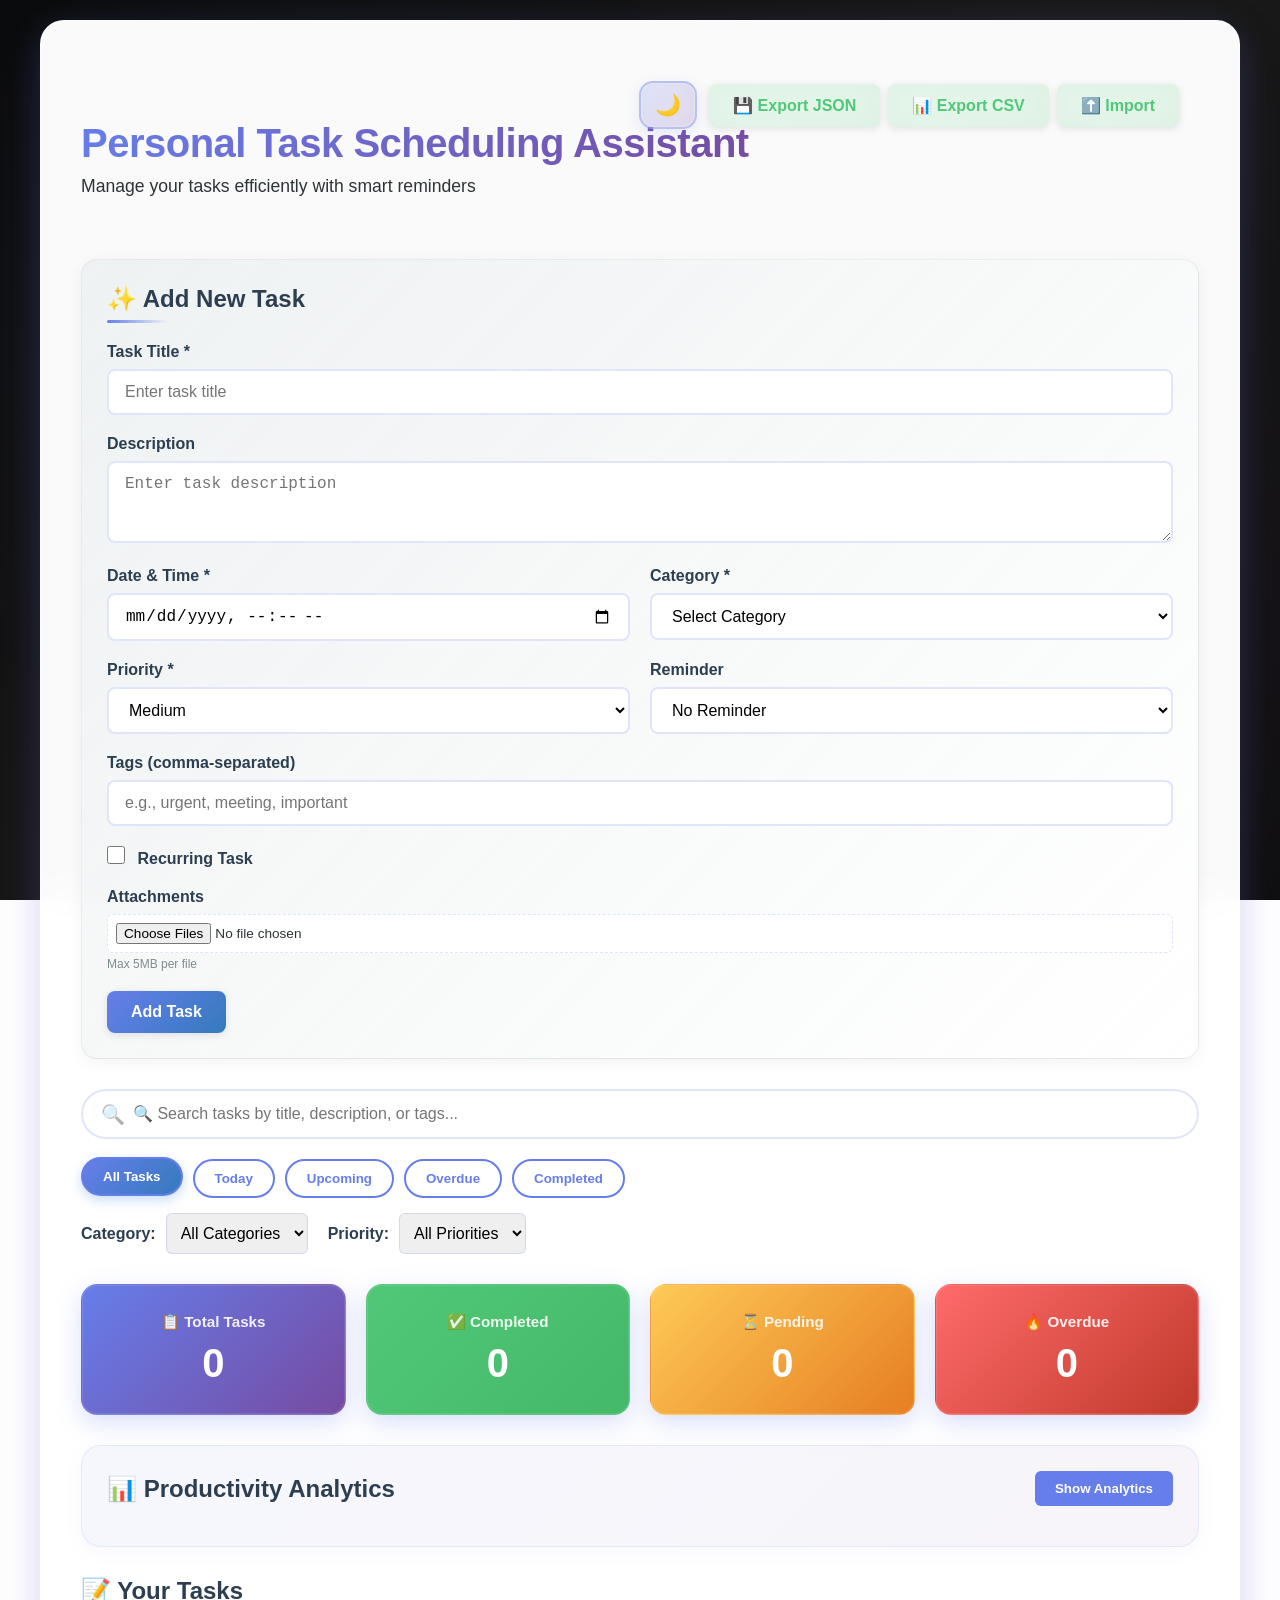
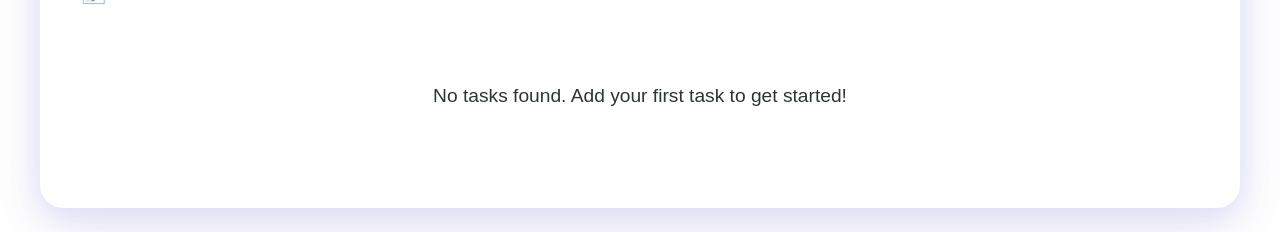
<file: index.html>
<!DOCTYPE html>
<html lang="en">
<head>
    <meta charset="UTF-8">
    <meta name="viewport" content="width=device-width, initial-scale=1.0">
    <title>Personal Task Scheduling Assistant</title>
    <link rel="stylesheet" href="index.css">
</head>
<body>
    <div class="container">
        <header>
            <div class="header-top">
                <div>
                    <h1>Personal Task Scheduling Assistant</h1>
                    <p class="subtitle">Manage your tasks efficiently with smart reminders</p>
                </div>
                <div class="header-controls">
                    <button class="btn-icon" id="darkModeToggle" title="Toggle Dark Mode">🌙</button>
                    <div class="export-import-buttons">
                        <button class="btn btn-secondary" onclick="taskManager.exportTasks('json')">💾 Export JSON</button>
                        <button class="btn btn-secondary" onclick="taskManager.exportTasks('csv')">📊 Export CSV</button>
                        <label for="importFile" class="btn btn-secondary" style="cursor: pointer; margin: 0;">⬆️ Import
                            <input type="file" id="importFile" accept=".json,.csv" style="display: none;" onchange="taskManager.importTasks(event)">
                        </label>
                    </div>
                </div>
            </div>
        </header>

        <!-- Notification Permission Banner -->
        <div id="notificationBanner" class="notification-banner" style="display: none;">
            <p>📢 Enable notifications to get reminders for your tasks!</p>
            <button class="btn btn-primary" onclick="taskManager.requestNotificationPermission()">Enable Notifications</button>
            <button class="btn-close" onclick="document.getElementById('notificationBanner').style.display='none'">✕</button>
        </div>

        <!-- Add Task Form -->
        <section class="add-task-section">
            <h2>✨ Add New Task</h2>
            <form id="taskForm">
                <div class="form-group">
                    <label for="title">Task Title *</label>
                    <input type="text" id="title" required placeholder="Enter task title">
                </div>
                
                <div class="form-group">
                    <label for="description">Description</label>
                    <textarea id="description" rows="3" placeholder="Enter task description"></textarea>
                </div>
                
                <div class="form-row">
                    <div class="form-group">
                        <label for="dateTime">Date & Time *</label>
                        <input type="datetime-local" id="dateTime" required>
                    </div>
                    
                    <div class="form-group">
                        <label for="category">Category *</label>
                        <select id="category" required>
                            <option value="">Select Category</option>
                            <option value="Work">Work</option>
                            <option value="Personal">Personal</option>
                            <option value="Health">Health</option>
                            <option value="Fitness">Fitness</option>
                            <option value="Education">Education</option>
                            <option value="Other">Other</option>
                        </select>
                    </div>
                </div>

                <div class="form-row">
                    <div class="form-group">
                        <label for="priority">Priority *</label>
                        <select id="priority" required>
                            <option value="Medium">Medium</option>
                            <option value="Low">Low</option>
                            <option value="High">High</option>
                        </select>
                    </div>
                    
                    <div class="form-group">
                        <label for="reminder">Reminder</label>
                        <select id="reminder">
                            <option value="none">No Reminder</option>
                            <option value="5">5 minutes before</option>
                            <option value="15">15 minutes before</option>
                            <option value="30">30 minutes before</option>
                            <option value="60">1 hour before</option>
                            <option value="1440">1 day before</option>
                        </select>
                    </div>
                </div>

                <div class="form-group">
                    <label for="tags">Tags (comma-separated)</label>
                    <input type="text" id="tags" placeholder="e.g., urgent, meeting, important">
                </div>

                <div class="form-group">
                    <label>
                        <input type="checkbox" id="isRecurring"> Recurring Task
                    </label>
                </div>

                <div id="recurringOptions" style="display: none;">
                    <div class="form-row">
                        <div class="form-group">
                            <label for="recurringType">Repeat</label>
                            <select id="recurringType">
                                <option value="daily">Daily</option>
                                <option value="weekly">Weekly</option>
                                <option value="monthly">Monthly</option>
                                <option value="custom">Custom (days)</option>
                            </select>
                        </div>
                        <div class="form-group">
                            <label for="recurringInterval">Every</label>
                            <input type="number" id="recurringInterval" min="1" value="1" placeholder="1">
                        </div>
                    </div>
                    <div class="form-group">
                        <label for="recurringEnd">End Date (optional)</label>
                        <input type="date" id="recurringEnd">
                    </div>
                </div>

                <div class="form-group">
                    <label for="attachments">Attachments</label>
                    <input type="file" id="attachments" multiple accept="image/*,.pdf,.doc,.docx,.txt">
                    <small>Max 5MB per file</small>
                </div>
                
                <button type="submit" class="btn btn-primary">Add Task</button>
            </form>
        </section>

        <!-- Search and Filter Section -->
        <section class="search-filter-section">
            <div class="search-box">
                <input type="text" id="searchInput" placeholder="🔍 Search tasks by title, description, or tags...">
            </div>
        </section>

        <!-- Filter Section -->
        <section class="filter-section">
            <div class="filter-buttons">
                <button class="filter-btn active" data-filter="all">All Tasks</button>
                <button class="filter-btn" data-filter="today">Today</button>
                <button class="filter-btn" data-filter="upcoming">Upcoming</button>
                <button class="filter-btn" data-filter="overdue">Overdue</button>
                <button class="filter-btn" data-filter="completed">Completed</button>
            </div>
            
            <div class="filter-controls">
                <div class="category-filter">
                    <label for="categoryFilter">Category:</label>
                    <select id="categoryFilter">
                        <option value="all">All Categories</option>
                        <option value="Work">Work</option>
                        <option value="Personal">Personal</option>
                        <option value="Health">Health</option>
                        <option value="Fitness">Fitness</option>
                        <option value="Education">Education</option>
                        <option value="Other">Other</option>
                    </select>
                </div>

                <div class="priority-filter">
                    <label for="priorityFilter">Priority:</label>
                    <select id="priorityFilter">
                        <option value="all">All Priorities</option>
                        <option value="High">High</option>
                        <option value="Medium">Medium</option>
                        <option value="Low">Low</option>
                    </select>
                </div>
            </div>
        </section>

        <!-- Tasks Statistics -->
        <section class="stats-section">
            <div class="stat-card">
                <h3>📋 Total Tasks</h3>
                <p id="totalTasks">0</p>
            </div>
            <div class="stat-card stat-completed">
                <h3>✅ Completed</h3>
                <p id="completedTasks">0</p>
            </div>
            <div class="stat-card stat-pending">
                <h3>⏳ Pending</h3>
                <p id="pendingTasks">0</p>
            </div>
            <div class="stat-card stat-overdue">
                <h3>🔥 Overdue</h3>
                <p id="overdueTasks">0</p>
            </div>
        </section>

        <!-- Analytics Dashboard -->
        <section class="analytics-section">
            <div class="analytics-header">
                <h2>📊 Productivity Analytics</h2>
                <button class="btn-toggle-analytics" id="toggleAnalytics">Show Analytics</button>
            </div>
            <div id="analyticsContent" class="analytics-content" style="display: none;">
                <div class="analytics-grid">
                    <div class="analytics-card">
                        <h3>Completion Rate</h3>
                        <div class="chart-container">
                            <canvas id="completionChart"></canvas>
                        </div>
                        <p class="analytics-value" id="completionRate">0%</p>
                    </div>
                    <div class="analytics-card">
                        <h3>Tasks by Category</h3>
                        <div class="chart-container">
                            <canvas id="categoryChart"></canvas>
                        </div>
                    </div>
                    <div class="analytics-card">
                        <h3>Tasks by Priority</h3>
                        <div class="chart-container">
                            <canvas id="priorityChart"></canvas>
                        </div>
                    </div>
                    <div class="analytics-card">
                        <h3>Weekly Progress</h3>
                        <div class="chart-container">
                            <canvas id="weeklyChart"></canvas>
                        </div>
                    </div>
                    <div class="analytics-card full-width">
                        <h3>Productivity Insights</h3>
                        <div id="productivityInsights" class="insights-list"></div>
                    </div>
                </div>
            </div>
        </section>

        <!-- Tasks Display -->
        <section class="tasks-section">
            <h2>📝 Your Tasks</h2>
            <div id="tasksList" class="tasks-list">
                <!-- Tasks will be dynamically inserted here -->
            </div>
            <div id="emptyState" class="empty-state" style="display: none;">
                <p>No tasks found. Add your first task to get started!</p>
            </div>
        </section>
    </div>

    <!-- Edit Modal -->
    <div id="editModal" class="modal">
        <div class="modal-content">
            <span class="close">&times;</span>
            <h2>✏️ Edit Task</h2>
            <form id="editTaskForm">
                <input type="hidden" id="editTaskId">
                <div class="form-group">
                    <label for="editTitle">Task Title *</label>
                    <input type="text" id="editTitle" required>
                </div>
                
                <div class="form-group">
                    <label for="editDescription">Description</label>
                    <textarea id="editDescription" rows="3"></textarea>
                </div>
                
                <div class="form-row">
                    <div class="form-group">
                        <label for="editDateTime">Date & Time *</label>
                        <input type="datetime-local" id="editDateTime" required>
                    </div>
                    
                    <div class="form-group">
                        <label for="editCategory">Category *</label>
                        <select id="editCategory" required>
                            <option value="Work">Work</option>
                            <option value="Personal">Personal</option>
                            <option value="Health">Health</option>
                            <option value="Fitness">Fitness</option>
                            <option value="Education">Education</option>
                            <option value="Other">Other</option>
                        </select>
                    </div>
                </div>

                <div class="form-row">
                    <div class="form-group">
                        <label for="editPriority">Priority *</label>
                        <select id="editPriority" required>
                            <option value="Low">Low</option>
                            <option value="Medium">Medium</option>
                            <option value="High">High</option>
                        </select>
                    </div>
                    
                    <div class="form-group">
                        <label for="editReminder">Reminder</label>
                        <select id="editReminder">
                            <option value="none">No Reminder</option>
                            <option value="5">5 minutes before</option>
                            <option value="15">15 minutes before</option>
                            <option value="30">30 minutes before</option>
                            <option value="60">1 hour before</option>
                            <option value="1440">1 day before</option>
                        </select>
                    </div>
                </div>

                <div class="form-group">
                    <label for="editTags">Tags (comma-separated)</label>
                    <input type="text" id="editTags" placeholder="e.g., urgent, meeting, important">
                </div>

                <div class="form-group">
                    <label>
                        <input type="checkbox" id="editIsRecurring"> Recurring Task
                    </label>
                </div>

                <div id="editRecurringOptions" style="display: none;">
                    <div class="form-row">
                        <div class="form-group">
                            <label for="editRecurringType">Repeat</label>
                            <select id="editRecurringType">
                                <option value="daily">Daily</option>
                                <option value="weekly">Weekly</option>
                                <option value="monthly">Monthly</option>
                                <option value="custom">Custom (days)</option>
                            </select>
                        </div>
                        <div class="form-group">
                            <label for="editRecurringInterval">Every</label>
                            <input type="number" id="editRecurringInterval" min="1" value="1">
                        </div>
                    </div>
                    <div class="form-group">
                        <label for="editRecurringEnd">End Date (optional)</label>
                        <input type="date" id="editRecurringEnd">
                    </div>
                </div>

                <div class="form-group">
                    <label for="editAttachments">Add Attachments</label>
                    <input type="file" id="editAttachments" multiple accept="image/*,.pdf,.doc,.docx,.txt">
                    <small>Max 5MB per file</small>
                    <div id="currentAttachments" class="current-attachments"></div>
                </div>
                
                <button type="submit" class="btn btn-primary">Update Task</button>
            </form>
        </div>
    </div>

    <script src="app.js"></script>
</body>
</html>
</file>
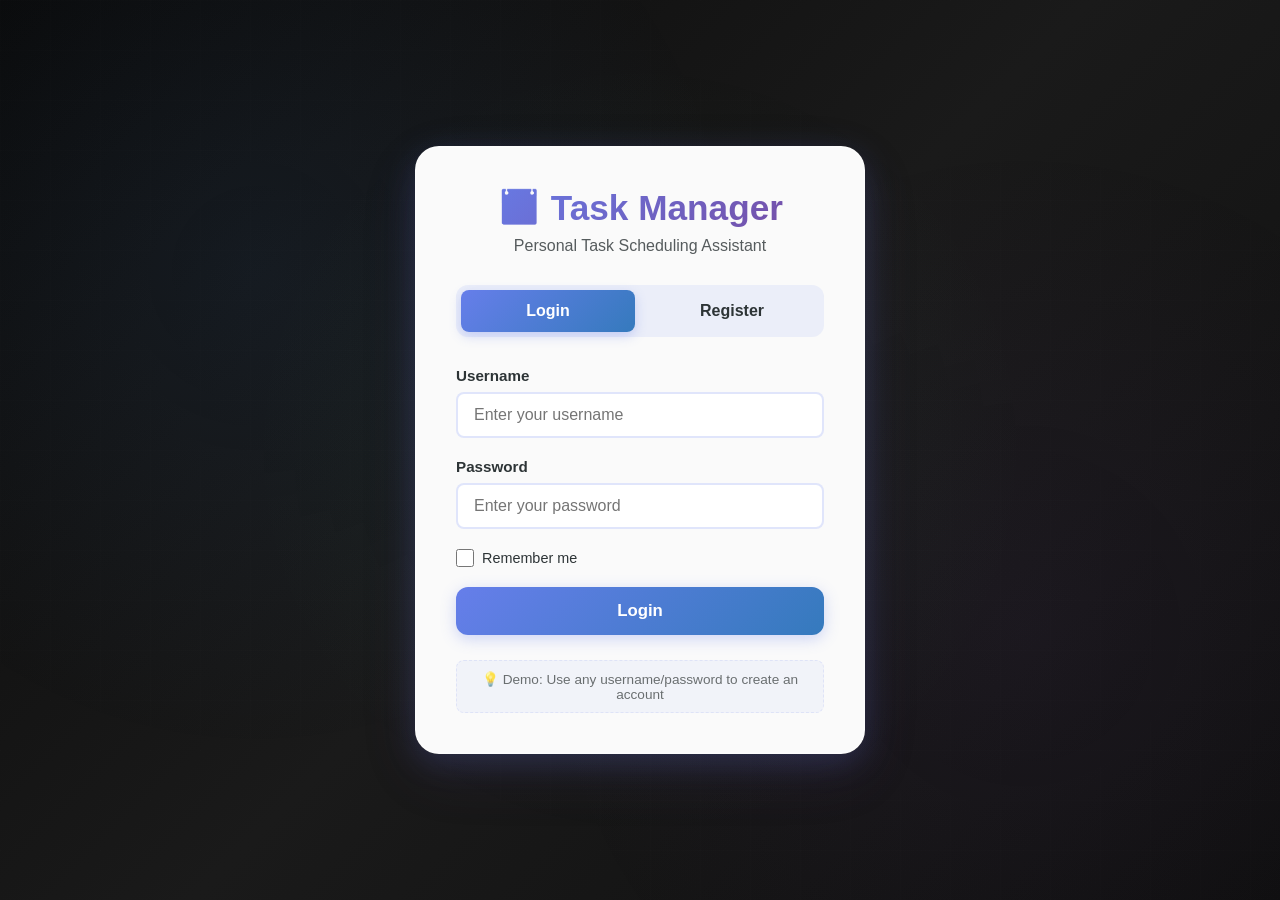
<file: login.html>
<!DOCTYPE html>
<html lang="en">
<head>
    <meta charset="UTF-8">
    <meta name="viewport" content="width=device-width, initial-scale=1.0">
    <title>Login - Personal Task Scheduling Assistant</title>
    <link rel="stylesheet" href="login.css">
</head>
<body>
    <div class="login-container">
        <div class="login-card">
            <div class="login-header">
                <h1>📅 Task Manager</h1>
                <p class="subtitle">Personal Task Scheduling Assistant</p>
            </div>
            
            <div class="auth-tabs">
                <button class="tab-btn active" id="loginTab">Login</button>
                <button class="tab-btn" id="registerTab">Register</button>
            </div>

            <!-- Login Form -->
            <form id="loginForm" class="auth-form">
                <div class="form-group">
                    <label for="loginUsername">Username</label>
                    <input type="text" id="loginUsername" required placeholder="Enter your username">
                </div>
                <div class="form-group">
                    <label for="loginPassword">Password</label>
                    <input type="password" id="loginPassword" required placeholder="Enter your password">
                </div>
                <div class="form-group checkbox-group">
                    <label>
                        <input type="checkbox" id="rememberMe">
                        <span>Remember me</span>
                    </label>
                </div>
                <button type="submit" class="btn-submit">Login</button>
                <p class="error-message" id="loginError"></p>
            </form>

            <!-- Register Form -->
            <form id="registerForm" class="auth-form" style="display: none;">
                <div class="form-group">
                    <label for="registerUsername">Username</label>
                    <input type="text" id="registerUsername" required placeholder="Choose a username">
                </div>
                <div class="form-group">
                    <label for="registerEmail">Email</label>
                    <input type="email" id="registerEmail" required placeholder="Enter your email">
                </div>
                <div class="form-group">
                    <label for="registerPassword">Password</label>
                    <input type="password" id="registerPassword" required placeholder="Create a password">
                </div>
                <div class="form-group">
                    <label for="registerConfirmPassword">Confirm Password</label>
                    <input type="password" id="registerConfirmPassword" required placeholder="Confirm your password">
                </div>
                <button type="submit" class="btn-submit">Register</button>
                <p class="error-message" id="registerError"></p>
            </form>

            <div class="login-footer">
                <p class="demo-hint">💡 Demo: Use any username/password to create an account</p>
            </div>
        </div>
    </div>

    <script src="login.js"></script>
</body>
</html>
</file>
<file: index.css>
* {
    margin: 0;
    padding: 0;
    box-sizing: border-box;
}

html {
    scroll-behavior: smooth;
}

:root {
    --primary-color: #667eea;
    --primary-dark: #764ba2;
    --secondary-color: #50C878;
    --accent-purple: #9b59b6;
    --accent-pink: #e056fd;
    --danger-color: #ff6b6b;
    --warning-color: #feca57;
    --dark-color: #2C3E50;
    --light-color: rgba(255, 255, 255, 0.1);
    --text-color: #2d3436;
    --border-color: rgba(102, 126, 234, 0.2);
    --shadow: 0 8px 32px rgba(102, 126, 234, 0.15);
    --priority-high: #ff6b6b;
    --priority-medium: #feca57;
    --priority-low: #667eea;
    --overdue-color: #ff4757;
    --soon-color: #ffa502;
}

/* Custom Scrollbar */
::-webkit-scrollbar {
    width: 10px;
    height: 10px;
}

::-webkit-scrollbar-track {
    background: #f1f1f1;
    border-radius: 10px;
}

::-webkit-scrollbar-thumb {
    background: linear-gradient(180deg, var(--primary-color) 0%, #764ba2 100%);
    border-radius: 10px;
    transition: background 0.3s;
}

::-webkit-scrollbar-thumb:hover {
    background: linear-gradient(180deg, #357ABD 0%, #5a3a7a 100%);
}

body {
    font-family: 'Segoe UI', Tahoma, Geneva, Verdana, sans-serif;
    background: linear-gradient(135deg, #0a0a0a 0%, #1a1a1a 50%, #0f0f0f 100%);
    background-attachment: fixed;
    min-height: 100vh;
    padding: 20px;
    color: var(--text-color);
    position: relative;
    overflow-x: hidden;
}

body::before {
    content: '';
    position: fixed;
    top: 0;
    left: 0;
    width: 100%;
    height: 100%;
    background: 
        radial-gradient(circle at 20% 30%, rgba(74, 144, 226, 0.05) 0%, transparent 40%),
        radial-gradient(circle at 80% 70%, rgba(118, 75, 162, 0.05) 0%, transparent 40%),
        radial-gradient(circle at 50% 50%, rgba(80, 200, 120, 0.03) 0%, transparent 50%);
    pointer-events: none;
    z-index: 0;
}

body::after {
    content: '';
    position: fixed;
    top: 0;
    left: 0;
    width: 100%;
    height: 100%;
    background-image: 
        linear-gradient(90deg, rgba(255, 255, 255, 0.02) 1px, transparent 1px),
        linear-gradient(rgba(255, 255, 255, 0.02) 1px, transparent 1px);
    background-size: 50px 50px;
    pointer-events: none;
    z-index: 0;
    opacity: 0.3;
}

.container {
    max-width: 1200px;
    margin: 0 auto;
    background: rgba(255, 255, 255, 0.98);
    backdrop-filter: blur(20px) saturate(180%);
    border-radius: 24px;
    padding: 40px;
    box-shadow: 0 8px 32px rgba(102, 126, 234, 0.2),
                0 0 0 1px rgba(255, 255, 255, 0.18) inset,
                0 20px 60px rgba(118, 75, 162, 0.1);
    border: 1px solid rgba(255, 255, 255, 0.4);
    position: relative;
    z-index: 1;
    animation: slideIn 0.6s ease-out;
}

@keyframes slideIn {
    from {
        opacity: 0;
        transform: translateY(30px);
    }
    to {
        opacity: 1;
        transform: translateY(0);
    }
}

header {
    margin-bottom: 40px;
    padding-bottom: 20px;
    padding-top: 60px;
    border-bottom: 2px solid var(--light-color);
    position: relative;
}

.header-top {
    display: flex;
    justify-content: space-between;
    align-items: flex-start;
    flex-wrap: wrap;
    gap: 20px;
}

header h1 {
    background: linear-gradient(135deg, #667eea 0%, #764ba2 100%);
    -webkit-background-clip: text;
    -webkit-text-fill-color: transparent;
    background-clip: text;
    font-size: 2.5rem;
    margin-bottom: 10px;
    font-weight: 700;
    letter-spacing: -0.5px;
    animation: fadeInDown 0.8s ease-out;
}

@keyframes fadeInDown {
    from {
        opacity: 0;
        transform: translateY(-20px);
    }
    to {
        opacity: 1;
        transform: translateY(0);
    }
}

.subtitle {
    color: var(--text-color);
    font-size: 1.1rem;
    animation: fadeIn 1s ease-out 0.2s both;
}

@keyframes fadeIn {
    from { opacity: 0; }
    to { opacity: 1; }
}

.header-controls {
    display: flex;
    flex-direction: row;
    gap: 12px;
    align-items: center;
    position: absolute;
    top: 20px;
    right: 20px;
}

.btn-icon {
    background: linear-gradient(135deg, rgba(102, 126, 234, 0.2) 0%, rgba(118, 75, 162, 0.2) 100%);
    backdrop-filter: blur(20px) saturate(180%);
    color: var(--primary-color);
    border: 2px solid rgba(102, 126, 234, 0.3);
    padding: 10px 14px;
    border-radius: 14px;
    font-size: 1.3rem;
    cursor: pointer;
    transition: all 0.4s cubic-bezier(0.175, 0.885, 0.32, 1.275);
    box-shadow: 0 4px 15px rgba(102, 126, 234, 0.15),
                0 0 0 1px rgba(255, 255, 255, 0.2) inset;
    position: relative;
    overflow: hidden;
}

.btn-icon::before {
    content: '';
    position: absolute;
    top: 50%;
    left: 50%;
    width: 0;
    height: 0;
    border-radius: 50%;
    background: radial-gradient(circle, rgba(102, 126, 234, 0.3) 0%, transparent 70%);
    transform: translate(-50%, -50%);
    transition: width 0.6s ease, height 0.6s ease;
}

.btn-icon:hover::before {
    width: 200px;
    height: 200px;
}

.btn-icon:hover {
    background: linear-gradient(135deg, rgba(102, 126, 234, 0.35) 0%, rgba(118, 75, 162, 0.35) 100%);
    border-color: rgba(102, 126, 234, 0.6);
    transform: translateY(-3px) scale(1.05);
    box-shadow: 0 8px 25px rgba(102, 126, 234, 0.35),
                0 0 0 1px rgba(255, 255, 255, 0.3) inset,
                0 0 30px rgba(102, 126, 234, 0.2);
    color: #667eea;
}

.export-import-buttons {
    display: flex;
    gap: 8px;
    flex-wrap: nowrap;
}

.btn-secondary {
    background: linear-gradient(135deg, rgba(80, 200, 120, 0.15) 0%, rgba(69, 184, 105, 0.15) 100%);
    backdrop-filter: blur(20px) saturate(180%);
    color: var(--secondary-color);
    padding: 9px 16px;
    border: 2px solid rgba(80, 200, 120, 0.3);
    border-radius: 12px;
    cursor: pointer;
    font-size: 0.85rem;
    font-weight: 600;
    transition: all 0.4s cubic-bezier(0.175, 0.885, 0.32, 1.275);
    box-shadow: 0 3px 12px rgba(80, 200, 120, 0.12),
                0 0 0 1px rgba(255, 255, 255, 0.2) inset;
    white-space: nowrap;
    position: relative;
    overflow: hidden;
}

.btn-secondary::before {
    content: '';
    position: absolute;
    top: 50%;
    left: 50%;
    width: 0;
    height: 0;
    border-radius: 50%;
    background: radial-gradient(circle, rgba(80, 200, 120, 0.25) 0%, transparent 70%);
    transform: translate(-50%, -50%);
    transition: width 0.6s ease, height 0.6s ease;
}

.btn-secondary:hover::before {
    width: 200px;
    height: 200px;
}

.btn-secondary:hover {
    background: linear-gradient(135deg, rgba(80, 200, 120, 0.3) 0%, rgba(69, 184, 105, 0.3) 100%);
    border-color: rgba(80, 200, 120, 0.6);
    transform: translateY(-3px) scale(1.03);
    box-shadow: 0 6px 20px rgba(80, 200, 120, 0.3),
                0 0 0 1px rgba(255, 255, 255, 0.3) inset,
                0 0 25px rgba(80, 200, 120, 0.15);
    color: #45B869;
}

/* Notification Banner */
.notification-banner {
    display: flex;
    align-items: center;
    justify-content: space-between;
    background: linear-gradient(135deg, #667eea 0%, #764ba2 100%);
    color: white;
    padding: 15px 20px;
    border-radius: 8px;
    margin-bottom: 20px;
    gap: 15px;
    flex-wrap: wrap;
}

.notification-banner p {
    flex: 1;
    margin: 0;
    font-weight: 500;
}

.notification-banner .btn-primary {
    background: white;
    color: #667eea;
    padding: 10px 20px;
    font-size: 0.9rem;
}

.notification-banner .btn-primary:hover {
    background: var(--light-color);
}

.notification-banner .btn-close {
    background: transparent;
    border: 2px solid white;
    color: white;
    padding: 5px 12px;
    border-radius: 6px;
    cursor: pointer;
    font-weight: bold;
}

.notification-banner .btn-close:hover {
    background: rgba(255, 255, 255, 0.2);
}

.add-task-section {
    background: linear-gradient(135deg, rgba(236, 240, 241, 0.8) 0%, rgba(255, 255, 255, 0.9) 100%);\n    backdrop-filter: blur(10px);
    padding: 25px;
    border-radius: 16px;
    margin-bottom: 30px;
    border: 1px solid rgba(189, 195, 199, 0.3);
    box-shadow: 0 4px 15px rgba(0, 0, 0, 0.05);
    transition: all 0.3s ease;
}

.add-task-section:hover {
    box-shadow: 0 8px 25px rgba(0, 0, 0, 0.1);
    transform: translateY(-2px);
}

.add-task-section h2 {
    color: var(--dark-color);
    margin-bottom: 20px;
    font-weight: 600;
    position: relative;
    padding-bottom: 10px;
}

.add-task-section h2::after {
    content: '';
    position: absolute;
    bottom: 0;
    left: 0;
    width: 60px;
    height: 3px;
    background: linear-gradient(90deg, var(--primary-color), transparent);
    border-radius: 2px;
}

.form-group {
    margin-bottom: 20px;
}

.form-group label {
    display: block;
    margin-bottom: 8px;
    font-weight: 600;
    color: var(--dark-color);
}

.form-group input,
.form-group textarea,
.form-group select {
    width: 100%;
    padding: 12px 16px;
    border: 2px solid var(--border-color);
    border-radius: 8px;
    font-size: 1rem;
    transition: all 0.3s ease;
    background: white;
}

.form-group input:focus,
.form-group textarea:focus,
.form-group select:focus {
    outline: none;
    border-color: var(--primary-color);
    box-shadow: 0 0 0 4px rgba(74, 144, 226, 0.1);
    transform: translateY(-2px);
}

.form-group input:hover,
.form-group textarea:hover,
.form-group select:hover {
    border-color: #999;
}

.form-row {
    display: grid;
    grid-template-columns: 1fr 1fr;
    gap: 20px;
}

.btn {
    padding: 12px 24px;
    border: none;
    border-radius: 8px;
    font-size: 1rem;
    cursor: pointer;
    transition: all 0.3s ease;
    font-weight: 600;
    position: relative;
    overflow: hidden;
    box-shadow: 0 2px 8px rgba(0, 0, 0, 0.1);
}

.btn::before {
    content: '';
    position: absolute;
    top: 50%;
    left: 50%;
    width: 0;
    height: 0;
    border-radius: 50%;
    background: rgba(255, 255, 255, 0.3);
    transform: translate(-50%, -50%);
    transition: width 0.6s, height 0.6s;
}

.btn:hover::before {
    width: 300px;
    height: 300px;
}

.btn-primary {
    background: linear-gradient(135deg, var(--primary-color) 0%, #357ABD 100%);
    color: white;
}

.btn-primary:hover {
    transform: translateY(-3px);
    box-shadow: 0 6px 20px rgba(74, 144, 226, 0.4);
}

.btn-primary:active {
    transform: translateY(-1px);
    box-shadow: 0 3px 10px rgba(74, 144, 226, 0.4);
}

.btn-success {
    background: linear-gradient(135deg, var(--secondary-color) 0%, #45B869 100%);
    color: white;
    padding: 8px 16px;
    font-size: 0.9rem;
}

.btn-success:hover {
    background: linear-gradient(135deg, #45B869 0%, #3BA05E 100%);
    transform: translateY(-2px);
    box-shadow: 0 4px 12px rgba(80, 200, 120, 0.4);
}

.btn-danger {
    background: linear-gradient(135deg, var(--danger-color) 0%, #C0392B 100%);
    color: white;
    padding: 8px 16px;
    font-size: 0.9rem;
}

.btn-danger:hover {
    background: linear-gradient(135deg, #C0392B 0%, #A93226 100%);
    transform: translateY(-2px);
    box-shadow: 0 4px 12px rgba(231, 76, 60, 0.4);
}

.btn-edit {
    background: linear-gradient(135deg, var(--warning-color) 0%, #E67E22 100%);
    color: white;
    padding: 8px 16px;
    font-size: 0.9rem;
}

.btn-edit:hover {
    background: linear-gradient(135deg, #E67E22 0%, #D35400 100%);
    transform: translateY(-2px);
    box-shadow: 0 4px 12px rgba(243, 156, 18, 0.4);
}

/* Search Section */
.search-filter-section {
    margin-bottom: 20px;
}

.search-box {
    width: 100%;
    position: relative;
}

.search-box::before {
    content: '🔍';
    position: absolute;
    left: 20px;
    top: 50%;
    transform: translateY(-50%);
    font-size: 1.2rem;
    opacity: 0.5;
    transition: opacity 0.3s;
    pointer-events: none;
}

.search-box:focus-within::before {
    opacity: 1;
}

.search-box input {
    width: 100%;
    padding: 14px 20px 14px 50px;
    border: 2px solid var(--border-color);
    border-radius: 50px;
    font-size: 1rem;
    transition: all 0.3s ease;
    background: white;
}

.search-box input:focus {
    outline: none;
    border-color: var(--primary-color);
    box-shadow: 0 0 0 4px rgba(74, 144, 226, 0.1);
    transform: translateY(-2px);
}

.search-box input:hover {
    border-color: #999;
}

/* Filter Section */
.filter-section {
    margin-bottom: 30px;
}

.filter-buttons {
    display: flex;
    gap: 10px;
    flex-wrap: wrap;
    margin-bottom: 15px;
}

.filter-btn {
    padding: 10px 20px;
    border: 2px solid var(--primary-color);
    background: white;
    color: var(--primary-color);
    border-radius: 25px;
    cursor: pointer;
    transition: all 0.3s ease;
    font-weight: 600;
    position: relative;
    overflow: hidden;
}

.filter-btn::after {
    content: '';
    position: absolute;
    bottom: 0;
    left: 50%;
    width: 0;
    height: 2px;
    background: var(--primary-color);
    transform: translateX(-50%);
    transition: width 0.3s ease;
}

.filter-btn:hover::after {
    width: 80%;
}

.filter-btn:hover {
    background: rgba(74, 144, 226, 0.1);
    transform: translateY(-2px);
}

.filter-btn.active {
    background: linear-gradient(135deg, var(--primary-color) 0%, #357ABD 100%);
    color: white;
    box-shadow: 0 4px 12px rgba(74, 144, 226, 0.3);
    transform: translateY(-2px);
}

.filter-controls {
    display: flex;
    gap: 20px;
    flex-wrap: wrap;
}

.category-filter,
.priority-filter {
    display: flex;
    align-items: center;
    gap: 10px;
}

.category-filter label,
.priority-filter label {
    font-weight: 600;
    color: var(--dark-color);
}

.category-filter select,
.priority-filter select {
    padding: 10px;
    border: 1px solid var(--border-color);
    border-radius: 6px;
    font-size: 1rem;
    cursor: pointer;
}

/* Statistics Section */
.stats-section {
    display: grid;
    grid-template-columns: repeat(auto-fit, minmax(200px, 1fr));
    gap: 20px;
    margin-bottom: 30px;
}

.stat-card {
    background: linear-gradient(135deg, var(--primary-color) 0%, var(--primary-dark) 100%);
    color: white;
    padding: 28px;
    border-radius: 16px;
    text-align: center;
    box-shadow: 0 8px 24px rgba(102, 126, 234, 0.25),
                0 0 0 1px rgba(255, 255, 255, 0.1) inset;
    transition: all 0.4s cubic-bezier(0.175, 0.885, 0.32, 1.275);
    position: relative;
    overflow: hidden;
    border: 1px solid rgba(255, 255, 255, 0.1);
}

.stat-card::before {
    content: '';
    position: absolute;
    top: -50%;
    left: -50%;
    width: 200%;
    height: 200%;
    background: radial-gradient(circle, rgba(255, 255, 255, 0.1) 0%, transparent 70%);
    transform: scale(0);
    transition: transform 0.6s ease;
}

.stat-card:hover::before {
    transform: scale(1);
}

.stat-card:hover {
    transform: translateY(-8px) scale(1.03);
    box-shadow: 0 12px 30px rgba(0, 0, 0, 0.2);
}

.stat-card h3 {
    font-size: 0.95rem;
    margin-bottom: 10px;
    opacity: 0.9;
}

.stat-card p {
    font-size: 2.5rem;
    font-weight: bold;
}

.stat-card.stat-completed {
    background: linear-gradient(135deg, var(--secondary-color), #45B869);
}

.stat-card.stat-pending {
    background: linear-gradient(135deg, var(--warning-color), #E67E22);
}

.stat-card.stat-overdue {
    background: linear-gradient(135deg, var(--danger-color), #C0392B);
}

/* Tasks Section */
.tasks-section h2 {
    color: var(--dark-color);
    margin-bottom: 20px;
}

.tasks-list {
    display: grid;
    gap: 15px;
}

.task-card {
    background: linear-gradient(135deg, rgba(255, 255, 255, 0.95) 0%, rgba(248, 249, 250, 0.9) 100%);
    backdrop-filter: blur(10px);
    border: 1px solid rgba(102, 126, 234, 0.15);
    border-radius: 16px;
    padding: 24px;
    transition: all 0.4s cubic-bezier(0.175, 0.885, 0.32, 1.275);
    display: flex;
    justify-content: space-between;
    align-items: flex-start;
    position: relative;
    overflow: hidden;
    animation: cardSlideIn 0.5s ease-out;
    box-shadow: 0 2px 12px rgba(102, 126, 234, 0.08);
}

@keyframes cardSlideIn {
    from {
        opacity: 0;
        transform: translateX(-20px);
    }
    to {
        opacity: 1;
        transform: translateX(0);
    }
}

.task-card::before {
    content: '';
    position: absolute;
    left: 0;
    top: 0;
    bottom: 0;
    width: 5px;
    transition: width 0.3s ease;
}

.task-card:hover::before {
    width: 8px;
}

.task-card.priority-high::before {
    background: linear-gradient(180deg, var(--priority-high) 0%, #C0392B 100%);
}

.task-card.priority-medium::before {
    background: linear-gradient(180deg, var(--priority-medium) 0%, #E67E22 100%);
}

.task-card.priority-low::before {
    background: linear-gradient(180deg, var(--priority-low) 0%, #2980B9 100%);
}

/* Status-based styling */
.task-card.status-overdue {
    background: linear-gradient(135deg, #fee 0%, #fdd 100%);
    border-left: 5px solid var(--overdue-color);
    animation: shake 0.5s;
}

@keyframes shake {
    0%, 100% { transform: translateX(0); }
    25% { transform: translateX(-5px); }
    75% { transform: translateX(5px); }
}

.task-card.status-soon {
    background: linear-gradient(135deg, #fff5e6 0%, #ffe6cc 100%);
    border-left: 5px solid var(--soon-color);
}

.task-card.status-upcoming-soon {
    background: linear-gradient(135deg, #e6f7ff 0%, #cce7f5 100%);
}

.task-card:hover {
    box-shadow: 0 8px 24px rgba(0, 0, 0, 0.15), 0 0 0 1px rgba(102, 126, 234, 0.1);
    transform: translateY(-5px) scale(1.01);
}

.task-card.completed {
    opacity: 0.7;
    filter: grayscale(0.3);
}

.task-card.completed:hover {
    opacity: 0.85;
    filter: grayscale(0.1);
}

.task-priority-indicator {
    position: absolute;
    top: 0;
    right: 0;
    width: 0;
    height: 0;
    border-style: solid;
    border-width: 0 50px 50px 0;
    opacity: 0.1;
}

.task-card.priority-high .task-priority-indicator {
    border-color: transparent var(--priority-high) transparent transparent;
}

.task-card.priority-medium .task-priority-indicator {
    border-color: transparent var(--priority-medium) transparent transparent;
}

.task-card.priority-low .task-priority-indicator {
    border-color: transparent var(--priority-low) transparent transparent;
}

.task-info {
    flex: 1;
    padding-left: 10px;
}

.task-header {
    display: flex;
    align-items: center;
    justify-content: space-between;
    margin-bottom: 10px;
    flex-wrap: wrap;
    gap: 10px;
}

.task-title {
    font-size: 1.2rem;
    font-weight: 600;
    color: var(--dark-color);
}

.task-title.completed {
    text-decoration: line-through;
}

.task-badges {
    display: flex;
    gap: 8px;
    align-items: center;
}

.task-category {
    display: inline-block;
    padding: 5px 14px;
    background: linear-gradient(135deg, var(--primary-color) 0%, #357ABD 100%);
    color: white;
    border-radius: 20px;
    font-size: 0.85rem;
    font-weight: 600;
    box-shadow: 0 2px 8px rgba(74, 144, 226, 0.3);
    transition: all 0.3s ease;
}

.task-category:hover {
    transform: scale(1.05);
    box-shadow: 0 4px 12px rgba(74, 144, 226, 0.4);
}

.task-priority {
    display: inline-block;
    padding: 5px 14px;
    color: white;
    border-radius: 20px;
    font-size: 0.85rem;
    font-weight: 600;
    transition: all 0.3s ease;
    box-shadow: 0 2px 8px rgba(0, 0, 0, 0.2);
}

.task-priority:hover {
    transform: scale(1.05) translateY(-2px);
}

.task-priority.priority-high {
    background: linear-gradient(135deg, var(--priority-high) 0%, #C0392B 100%);
}

.task-priority.priority-medium {
    background: linear-gradient(135deg, var(--priority-medium) 0%, #E67E22 100%);
}

.task-priority.priority-low {
    background: linear-gradient(135deg, var(--priority-low) 0%, #2980B9 100%);
}

.task-description {
    color: var(--text-color);
    margin-bottom: 10px;
    line-height: 1.5;
}

.task-tags {
    display: flex;
    flex-wrap: wrap;
    gap: 8px;
    margin-bottom: 10px;
    animation: fadeInUp 0.5s ease-out;
}

@keyframes fadeInUp {
    from {
        opacity: 0;
        transform: translateY(10px);
    }
    to {
        opacity: 1;
        transform: translateY(0);
    }
}

.task-tag {
    display: inline-block;
    padding: 4px 12px;
    background: linear-gradient(135deg, var(--light-color) 0%, #dfe6e9 100%);
    color: var(--text-color);
    border-radius: 15px;
    font-size: 0.8rem;
    font-weight: 500;
    border: 1px solid #bdc3c7;
    transition: all 0.3s ease;
    cursor: default;
}

.task-tag:hover {
    background: linear-gradient(135deg, #dfe6e9 0%, #b2bec3 100%);
    transform: translateY(-2px);
    box-shadow: 0 2px 8px rgba(0, 0, 0, 0.1);
}

.task-datetime {
    color: var(--text-color);
    font-size: 0.95rem;
    display: flex;
    align-items: center;
    gap: 8px;
    flex-wrap: wrap;
}

.reminder-badge {
    display: inline-block;
    padding: 3px 10px;
    background: #E8F4FD;
    color: var(--primary-color);
    border-radius: 10px;
    font-size: 0.85rem;
    font-weight: 500;
}

/* Time indicators */
.time-indicator {
    display: inline-block;
    padding: 6px 12px;
    border-radius: 6px;
    font-size: 0.9rem;
    font-weight: 600;
    margin-top: 8px;
}

.time-indicator.overdue {
    background: var(--overdue-color);
    color: white;
    animation: pulse 2s infinite;
}

.time-indicator.soon {
    background: var(--soon-color);
    color: white;
    animation: pulse 2s infinite;
}

.time-indicator.upcoming {
    background: #E8F4FD;
    color: var(--primary-color);
}

@keyframes pulse {
    0%, 100% {
        opacity: 1;
    }
    50% {
        opacity: 0.7;
    }
}

.task-actions {
    display: flex;
    gap: 8px;
    flex-direction: column;
}

.empty-state {
    text-align: center;
    padding: 60px 20px;
    color: var(--text-color);
    font-size: 1.2rem;
}

/* Modal */
.modal {
    display: none;
    position: fixed;
    z-index: 1000;
    left: 0;
    top: 0;
    width: 100%;
    height: 100%;
    background-color: rgba(0, 0, 0, 0.6);
    backdrop-filter: blur(5px);
    overflow-y: auto;
    animation: fadeIn 0.3s ease;
}

.modal-content {
    background: rgba(255, 255, 255, 0.98);
    backdrop-filter: blur(20px) saturate(180%);
    margin: 5% auto;
    padding: 40px;
    border-radius: 24px;
    width: 90%;
    max-width: 600px;
    box-shadow: 0 20px 60px rgba(102, 126, 234, 0.3),
                0 0 0 1px rgba(255, 255, 255, 0.5) inset;
    border: 1px solid rgba(102, 126, 234, 0.2);
    animation: slideDown 0.4s ease;
    position: relative;
}

@keyframes slideDown {
    from {
        opacity: 0;
        transform: translateY(-50px) scale(0.9);
    }
    to {
        opacity: 1;
        transform: translateY(0) scale(1);
    }
}

.close {
    color: var(--text-color);
    float: right;
    font-size: 32px;
    font-weight: bold;
    cursor: pointer;
    transition: all 0.3s ease;
    width: 35px;
    height: 35px;
    display: flex;
    align-items: center;
    justify-content: center;
    border-radius: 50%;
}

.close:hover {
    color: white;
    background: var(--danger-color);
    transform: rotate(90deg) scale(1.1);
}

/* Category Colors */
.task-card[data-category="Work"] .task-category {
    background: #3498DB;
}

.task-card[data-category="Personal"] .task-category {
    background: #9B59B6;
}

.task-card[data-category="Health"] .task-category {
    background: #E74C3C;
}

.task-card[data-category="Fitness"] .task-category {
    background: #2ECC71;
}

.task-card[data-category="Education"] .task-category {
    background: #F39C12;
}

.task-card[data-category="Other"] .task-category {
    background: #95A5A6;
}

/* Responsive Design */
@media (max-width: 768px) {
    .container {
        padding: 20px;
    }

    header h1 {
        font-size: 2rem;
    }

    .header-top {
        flex-direction: column;
        align-items: stretch;
    }

    .header-controls {
        position: static;
        flex-direction: column;
        align-items: stretch;
        margin-bottom: 20px;
    }

    .export-import-buttons {
        flex-direction: column;
    }

    .btn-secondary {
        width: 100%;
    }

    .form-row {
        grid-template-columns: 1fr;
    }

    .notification-banner {
        flex-direction: column;
        text-align: center;
    }

    .filter-section {
        flex-direction: column;
        align-items: stretch;
    }

    .filter-buttons {
        justify-content: center;
    }

    .filter-controls {
        flex-direction: column;
    }

    .stats-section {
        grid-template-columns: repeat(2, 1fr);
    }

    .task-card {
        flex-direction: column;
    }

    .task-header {
        flex-direction: column;
        align-items: flex-start;
    }

    .task-actions {
        flex-direction: row;
        margin-top: 15px;
        width: 100%;
    }

    .task-actions button {
        flex: 1;
    }

    .analytics-grid {
        grid-template-columns: 1fr;
    }
}

/* Recurring Task Styles */
.recurring-badge {
    display: inline-block;
    background: linear-gradient(135deg, #667eea 0%, #764ba2 100%);
    color: white;
    padding: 4px 10px;
    border-radius: 12px;
    font-size: 0.75rem;
    margin-left: 8px;
    font-weight: 600;
}

#recurringOptions, #editRecurringOptions {
    background: #f8f9fa;
    padding: 15px;
    border-radius: 8px;
    margin-top: 10px;
    border: 1px solid var(--border-color);
}

/* Attachments Styles */
.task-attachments {
    margin-top: 12px;
    padding: 10px;
    background: #f8f9fa;
    border-radius: 6px;
}

.attachment-item {
    display: flex;
    align-items: center;
    gap: 8px;
    padding: 6px;
    margin-bottom: 4px;
    background: white;
    border-radius: 4px;
}

.attachment-icon {
    font-size: 1rem;
}

.attachment-link {
    flex: 1;
    color: var(--primary-color);
    text-decoration: none;
    font-size: 0.85rem;
    overflow: hidden;
    text-overflow: ellipsis;
    white-space: nowrap;
}

.attachment-link:hover {
    text-decoration: underline;
}

.btn-delete-attachment {
    background: transparent;
    border: none;
    color: var(--danger-color);
    cursor: pointer;
    font-size: 1.2rem;
    padding: 2px 6px;
    line-height: 1;
}

.btn-delete-attachment:hover {
    color: #c0392b;
}

.current-attachments {
    margin-top: 10px;
}

.current-attachments h4 {
    font-size: 0.9rem;
    margin-bottom: 8px;
    color: var(--text-color);
}

.attachment-preview {
    display: flex;
    align-items: center;
    justify-content: space-between;
    padding: 8px;
    background: #f8f9fa;
    border-radius: 4px;
    margin-bottom: 6px;
}

.attachment-preview span {
    font-size: 0.85rem;
}

.btn-remove {
    background: var(--danger-color);
    color: white;
    border: none;
    padding: 4px 10px;
    border-radius: 4px;
    cursor: pointer;
    font-size: 0.75rem;
}

.btn-remove:hover {
    background: #c0392b;
}

/* Subtasks Styles */
.subtasks-container {
    margin-top: 15px;
    padding: 12px;
    background: #f8f9fa;
    border-radius: 8px;
    border-left: 3px solid var(--primary-color);
}

.subtasks-title {
    font-size: 0.9rem;
    margin-bottom: 10px;
    color: var(--text-color);
    font-weight: 600;
}

.subtasks-list {
    margin-bottom: 10px;
}

.subtask-item {
    display: flex;
    align-items: center;
    gap: 8px;
    padding: 8px;
    background: white;
    border-radius: 4px;
    margin-bottom: 6px;
    transition: all 0.2s;
}

.subtask-item:hover {
    background: #e8f4f8;
}

.subtask-item.completed .subtask-text {
    text-decoration: line-through;
    opacity: 0.6;
}

.subtask-item input[type="checkbox"] {
    width: 18px;
    height: 18px;
    cursor: pointer;
}

.subtask-text {
    flex: 1;
    font-size: 0.9rem;
    color: var(--text-color);
}

.btn-delete-subtask {
    background: transparent;
    border: none;
    color: var(--danger-color);
    cursor: pointer;
    font-size: 1.2rem;
    padding: 2px 6px;
    opacity: 0;
    transition: opacity 0.2s;
}

.subtask-item:hover .btn-delete-subtask {
    opacity: 1;
}

.btn-delete-subtask:hover {
    color: #c0392b;
}

.add-subtask-container {
    display: flex;
    gap: 8px;
    margin-top: 10px;
}

.subtask-input {
    flex: 1;
    padding: 8px;
    border: 1px solid var(--border-color);
    border-radius: 4px;
    font-size: 0.85rem;
}

.subtask-input:focus {
    outline: none;
    border-color: var(--primary-color);
}

.btn-add-subtask {
    background: var(--primary-color);
    color: white;
    border: none;
    padding: 8px 16px;
    border-radius: 4px;
    cursor: pointer;
    font-size: 1.2rem;
    font-weight: bold;
    transition: background 0.2s;
}

.btn-add-subtask:hover {
    background: #357abd;
}

/* File input styling */
input[type="file"] {
    padding: 8px;
    border: 1px dashed var(--border-color);
    border-radius: 6px;
    cursor: pointer;
    font-size: 0.85rem;
}

input[type="file"]:hover {
    border-color: var(--primary-color);
    background: #f8f9fa;
}

.form-group small {
    display: block;
    margin-top: 4px;
    color: #7f8c8d;
    font-size: 0.75rem;
}

/* Checkbox styling */
.form-group label input[type="checkbox"] {
    margin-right: 8px;
    width: 18px;
    height: 18px;
    cursor: pointer;
}

/* Dark Mode Styles */
body.dark-mode {
    background: #000000;
}

body.dark-mode::before {
    background: 
        radial-gradient(circle at 20% 30%, rgba(74, 144, 226, 0.15) 0%, transparent 40%),
        radial-gradient(circle at 80% 70%, rgba(118, 75, 162, 0.15) 0%, transparent 40%),
        radial-gradient(circle at 50% 50%, rgba(80, 200, 120, 0.08) 0%, transparent 50%);
}

body.dark-mode::after {
    background-image: 
        linear-gradient(90deg, rgba(74, 144, 226, 0.05) 1px, transparent 1px),
        linear-gradient(rgba(74, 144, 226, 0.05) 1px, transparent 1px);
    background-size: 60px 60px;
    opacity: 0.4;
}

body.dark-mode .container {
    background: linear-gradient(135deg, rgba(10, 10, 15, 0.98) 0%, rgba(15, 15, 25, 0.98) 50%, rgba(12, 12, 20, 0.98) 100%);
    backdrop-filter: blur(40px) saturate(180%);
    color: #e8e8e8;
    box-shadow: 0 20px 80px rgba(0, 0, 0, 0.9), 
                0 0 2px rgba(102, 126, 234, 0.8) inset,
                0 0 120px rgba(102, 126, 234, 0.3),
                0 0 80px rgba(118, 75, 162, 0.2),
                inset 0 0 80px rgba(0, 0, 0, 0.6),
                0 0 200px rgba(102, 126, 234, 0.15);
    border: 2px solid transparent;
    border-image: linear-gradient(135deg, 
                  rgba(102, 126, 234, 0.4) 0%, 
                  rgba(118, 75, 162, 0.4) 50%, 
                  rgba(102, 126, 234, 0.4) 100%) 1;
    position: relative;
}

body.dark-mode .container::before {
    content: '';
    position: absolute;
    inset: -2px;
    border-radius: 24px;
    padding: 2px;
    background: linear-gradient(135deg, 
                rgba(102, 126, 234, 0.5), 
                rgba(118, 75, 162, 0.5), 
                rgba(102, 126, 234, 0.5));
    -webkit-mask: linear-gradient(#fff 0 0) content-box, linear-gradient(#fff 0 0);
    -webkit-mask-composite: xor;
    mask-composite: exclude;
    opacity: 0.6;
    pointer-events: none;
    animation: borderGlow 3s ease-in-out infinite;
}

@keyframes borderGlow {
    0%, 100% {
        opacity: 0.4;
        filter: brightness(1);
    }
    50% {
        opacity: 0.8;
        filter: brightness(1.5);
    }
}

body.dark-mode header h1,
body.dark-mode .tasks-section h2,
body.dark-mode .add-task-section h2,
body.dark-mode .analytics-header h2 {
    color: #e8e8e8;
}

body.dark-mode .subtitle,
body.dark-mode .task-description,
body.dark-mode .form-group label {
    color: #b8b8b8;
}

body.dark-mode .add-task-section {
    background: rgba(20, 20, 30, 0.8);
    backdrop-filter: blur(10px);
    border: 1px solid rgba(74, 144, 226, 0.2);
    box-shadow: 0 4px 20px rgba(0, 0, 0, 0.5), 
                0 0 30px rgba(74, 144, 226, 0.1) inset;
}

body.dark-mode .add-task-section:hover {
    box-shadow: 0 8px 30px rgba(0, 0, 0, 0.7), 
                0 0 40px rgba(74, 144, 226, 0.15) inset;
    border-color: rgba(74, 144, 226, 0.3);
}

body.dark-mode .form-group input,
body.dark-mode .form-group textarea,
body.dark-mode .form-group select,
body.dark-mode .search-box input,
body.dark-mode .category-filter select,
body.dark-mode .priority-filter select {
    background: rgba(10, 10, 15, 0.9);
    color: #e8e8e8;
    border-color: rgba(74, 144, 226, 0.3);
    box-shadow: inset 0 2px 10px rgba(0, 0, 0, 0.5);
}

body.dark-mode .form-group input:focus,
body.dark-mode .form-group textarea:focus,
body.dark-mode .form-group select:focus,
body.dark-mode .search-box input:focus {
    border-color: rgba(74, 144, 226, 0.6);
    box-shadow: 0 0 0 4px rgba(74, 144, 226, 0.2), 
                inset 0 2px 10px rgba(0, 0, 0, 0.5);
    background: rgba(15, 15, 20, 0.95);
}

body.dark-mode .task-card {
    background: linear-gradient(135deg, rgba(20, 20, 30, 0.9) 0%, rgba(15, 15, 25, 0.9) 100%);
    border-color: rgba(74, 144, 226, 0.2);
    box-shadow: 0 4px 15px rgba(0, 0, 0, 0.5), 
                0 0 20px rgba(74, 144, 226, 0.05) inset;
}

body.dark-mode .task-card:hover {
    background: linear-gradient(135deg, rgba(25, 25, 35, 0.95) 0%, rgba(20, 20, 30, 0.95) 100%);
    border-color: rgba(74, 144, 226, 0.4);
    box-shadow: 0 8px 30px rgba(0, 0, 0, 0.7), 
                0 0 30px rgba(74, 144, 226, 0.1) inset,
                0 0 50px rgba(74, 144, 226, 0.1);
}

body.dark-mode .task-title {
    color: #e8e8e8;
}

body.dark-mode .modal {
    background-color: rgba(0, 0, 0, 0.85);
    backdrop-filter: blur(8px);
}

body.dark-mode .modal-content {
    background: linear-gradient(135deg, rgba(15, 15, 25, 0.98) 0%, rgba(20, 20, 30, 0.98) 100%);
    color: #e8e8e8;
    border: 1px solid rgba(74, 144, 226, 0.3);
    box-shadow: 0 20px 60px rgba(0, 0, 0, 0.9), 
                0 0 40px rgba(74, 144, 226, 0.2) inset;
}

body.dark-mode .subtasks-container,
body.dark-mode .task-attachments,
body.dark-mode #recurringOptions,
body.dark-mode #editRecurringOptions {
    background: rgba(10, 10, 15, 0.8);
    border: 1px solid rgba(74, 144, 226, 0.2);
    box-shadow: inset 0 2px 10px rgba(0, 0, 0, 0.5);
}

body.dark-mode .subtask-item,
body.dark-mode .attachment-item {
    background: rgba(20, 20, 30, 0.9);
    border: 1px solid rgba(74, 144, 226, 0.1);
}

body.dark-mode .subtask-item:hover,
body.dark-mode .attachment-item:hover {
    background: rgba(25, 25, 35, 0.95);
    border-color: rgba(74, 144, 226, 0.3);
}

body.dark-mode .analytics-section {
    background: rgba(20, 20, 30, 0.6);
    border: 1px solid rgba(74, 144, 226, 0.2);
}

body.dark-mode .analytics-card {
    background: linear-gradient(135deg, rgba(15, 15, 25, 0.95) 0%, rgba(20, 20, 30, 0.95) 100%);
    border-color: rgba(74, 144, 226, 0.3);
    box-shadow: 0 4px 20px rgba(0, 0, 0, 0.6), 
                0 0 20px rgba(74, 144, 226, 0.08) inset;
}

body.dark-mode .analytics-card:hover {
    border-color: rgba(74, 144, 226, 0.5);
    box-shadow: 0 8px 30px rgba(0, 0, 0, 0.8), 
                0 0 30px rgba(74, 144, 226, 0.12) inset;
}

body.dark-mode .btn-icon {
    background: linear-gradient(135deg, rgba(102, 126, 234, 0.15) 0%, rgba(118, 75, 162, 0.15) 100%);
    backdrop-filter: blur(20px) saturate(180%);
    color: #667eea;
    border: 2px solid rgba(102, 126, 234, 0.4);
    box-shadow: 0 4px 20px rgba(102, 126, 234, 0.2),
                0 0 0 1px rgba(102, 126, 234, 0.15) inset,
                0 0 30px rgba(102, 126, 234, 0.1);
}

body.dark-mode .btn-icon:hover {
    background: linear-gradient(135deg, rgba(102, 126, 234, 0.3) 0%, rgba(118, 75, 162, 0.3) 100%);
    border-color: rgba(102, 126, 234, 0.7);
    box-shadow: 0 8px 30px rgba(102, 126, 234, 0.4),
                0 0 0 1px rgba(102, 126, 234, 0.3) inset,
                0 0 50px rgba(102, 126, 234, 0.3),
                0 0 80px rgba(118, 75, 162, 0.2);
    color: #8b9efd;
}

body.dark-mode .btn-secondary {
    background: linear-gradient(135deg, rgba(80, 200, 120, 0.12) 0%, rgba(69, 184, 105, 0.12) 100%);
    backdrop-filter: blur(20px) saturate(180%);
    color: #50C878;
    border: 2px solid rgba(80, 200, 120, 0.4);
    box-shadow: 0 3px 15px rgba(80, 200, 120, 0.15),
                0 0 0 1px rgba(80, 200, 120, 0.1) inset,
                0 0 25px rgba(80, 200, 120, 0.08);
}

body.dark-mode .btn-secondary:hover {
    background: linear-gradient(135deg, rgba(80, 200, 120, 0.25) 0%, rgba(69, 184, 105, 0.25) 100%);
    border-color: rgba(80, 200, 120, 0.7);
    box-shadow: 0 6px 25px rgba(80, 200, 120, 0.3),
                0 0 0 1px rgba(80, 200, 120, 0.2) inset,
                0 0 40px rgba(80, 200, 120, 0.2),
                0 0 60px rgba(80, 200, 120, 0.15);
    color: #6fdf9f;
}

/* Analytics Dashboard Styles */
.analytics-section {
    margin-bottom: 30px;
    padding: 25px;
    background: linear-gradient(135deg, rgba(102, 126, 234, 0.06) 0%, rgba(118, 75, 162, 0.06) 100%);
    backdrop-filter: blur(10px);
    border-radius: 20px;
    border: 1px solid rgba(102, 126, 234, 0.12);
    box-shadow: 0 4px 20px rgba(102, 126, 234, 0.05);
}

.analytics-header {
    display: flex;
    justify-content: space-between;
    align-items: center;
    margin-bottom: 15px;
}

.analytics-header h2 {
    color: var(--dark-color);
    margin: 0;
}

.btn-toggle-analytics {
    background: var(--primary-color);
    color: white;
    border: none;
    padding: 10px 20px;
    border-radius: 6px;
    cursor: pointer;
    font-weight: 600;
    transition: all 0.3s;
}

.btn-toggle-analytics:hover {
    background: #357ABD;
}

.analytics-content {
    margin-top: 20px;
}

.analytics-grid {
    display: grid;
    grid-template-columns: repeat(auto-fit, minmax(280px, 1fr));
    gap: 20px;
}

.analytics-card {
    background: rgba(255, 255, 255, 0.9);
    backdrop-filter: blur(10px);
    padding: 24px;
    border-radius: 16px;
    border: 1px solid rgba(102, 126, 234, 0.15);
    box-shadow: 0 4px 16px rgba(102, 126, 234, 0.1),
                0 0 0 1px rgba(255, 255, 255, 0.5) inset;
    transition: all 0.3s ease;
}

.analytics-card:hover {
    transform: translateY(-3px);
}

.analytics-card h3 {
    font-size: 1rem;
    margin-bottom: 15px;
    color: var(--dark-color);
}

.analytics-card.full-width {
    grid-column: 1 / -1;
}

.chart-container {
    position: relative;
    height: 200px;
    margin-bottom: 10px;
}

.analytics-value {
    text-align: center;
    font-size: 2rem;
    font-weight: bold;
    color: var(--primary-color);
    margin: 0;
}

.insights-list {
    display: flex;
    flex-direction: column;
    gap: 15px;
}

.insight-item {
    display: flex;
    align-items: center;
    gap: 12px;
    padding: 12px;
    background: var(--light-color);
    border-radius: 6px;
    border-left: 4px solid var(--primary-color);
}

.insight-icon {
    font-size: 1.5rem;
}

.insight-text {
    flex: 1;
    color: var(--text-color);
}

.insight-text strong {
    color: var(--dark-color);
    font-weight: 600;
}
</file>
<file: login.css>
* {
    margin: 0;
    padding: 0;
    box-sizing: border-box;
}

:root {
    --primary-color: #667eea;
    --primary-dark: #764ba2;
    --secondary-color: #50C878;
    --danger-color: #ff6b6b;
    --text-color: #2d3436;
    --border-color: rgba(102, 126, 234, 0.2);
}

body {
    font-family: 'Segoe UI', Tahoma, Geneva, Verdana, sans-serif;
    background: linear-gradient(135deg, #0a0a0a 0%, #1a1a1a 50%, #0f0f0f 100%);
    background-attachment: fixed;
    min-height: 100vh;
    display: flex;
    align-items: center;
    justify-content: center;
    padding: 20px;
    position: relative;
    overflow-x: hidden;
}

body::before {
    content: '';
    position: fixed;
    top: 0;
    left: 0;
    width: 100%;
    height: 100%;
    background: 
        radial-gradient(circle at 20% 30%, rgba(74, 144, 226, 0.08) 0%, transparent 40%),
        radial-gradient(circle at 80% 70%, rgba(118, 75, 162, 0.08) 0%, transparent 40%),
        radial-gradient(circle at 50% 50%, rgba(80, 200, 120, 0.05) 0%, transparent 50%);
    pointer-events: none;
    z-index: 0;
}

body::after {
    content: '';
    position: fixed;
    top: 0;
    left: 0;
    width: 100%;
    height: 100%;
    background-image: 
        linear-gradient(90deg, rgba(255, 255, 255, 0.02) 1px, transparent 1px),
        linear-gradient(rgba(255, 255, 255, 0.02) 1px, transparent 1px);
    background-size: 50px 50px;
    pointer-events: none;
    z-index: 0;
    opacity: 0.3;
}

.login-container {
    width: 100%;
    max-width: 450px;
    position: relative;
    z-index: 1;
    animation: slideIn 0.6s ease-out;
}

@keyframes slideIn {
    from {
        opacity: 0;
        transform: translateY(30px);
    }
    to {
        opacity: 1;
        transform: translateY(0);
    }
}

.login-card {
    background: rgba(255, 255, 255, 0.98);
    backdrop-filter: blur(20px) saturate(180%);
    border-radius: 24px;
    padding: 40px;
    box-shadow: 0 8px 32px rgba(102, 126, 234, 0.2),
                0 0 0 1px rgba(255, 255, 255, 0.18) inset,
                0 20px 60px rgba(118, 75, 162, 0.1);
    border: 1px solid rgba(255, 255, 255, 0.4);
}

.login-header {
    text-align: center;
    margin-bottom: 30px;
}

.login-header h1 {
    background: linear-gradient(135deg, #667eea 0%, #764ba2 100%);
    -webkit-background-clip: text;
    -webkit-text-fill-color: transparent;
    background-clip: text;
    font-size: 2.2rem;
    margin-bottom: 8px;
    font-weight: 700;
    animation: fadeInDown 0.8s ease-out;
}

@keyframes fadeInDown {
    from {
        opacity: 0;
        transform: translateY(-20px);
    }
    to {
        opacity: 1;
        transform: translateY(0);
    }
}

.subtitle {
    color: var(--text-color);
    font-size: 1rem;
    opacity: 0.8;
}

.auth-tabs {
    display: flex;
    gap: 10px;
    margin-bottom: 30px;
    background: rgba(102, 126, 234, 0.1);
    padding: 5px;
    border-radius: 12px;
}

.tab-btn {
    flex: 1;
    padding: 12px;
    border: none;
    background: transparent;
    color: var(--text-color);
    font-weight: 600;
    border-radius: 8px;
    cursor: pointer;
    transition: all 0.3s ease;
    font-size: 1rem;
}

.tab-btn:hover {
    background: rgba(102, 126, 234, 0.15);
}

.tab-btn.active {
    background: linear-gradient(135deg, var(--primary-color) 0%, #357ABD 100%);
    color: white;
    box-shadow: 0 4px 12px rgba(102, 126, 234, 0.3);
}

.auth-form {
    animation: fadeIn 0.4s ease-out;
}

@keyframes fadeIn {
    from { opacity: 0; }
    to { opacity: 1; }
}

.form-group {
    margin-bottom: 20px;
}

.form-group label {
    display: block;
    margin-bottom: 8px;
    font-weight: 600;
    color: var(--text-color);
    font-size: 0.95rem;
}

.form-group input[type="text"],
.form-group input[type="password"],
.form-group input[type="email"] {
    width: 100%;
    padding: 12px 16px;
    border: 2px solid var(--border-color);
    border-radius: 8px;
    font-size: 1rem;
    transition: all 0.3s ease;
    background: white;
}

.form-group input:focus {
    outline: none;
    border-color: var(--primary-color);
    box-shadow: 0 0 0 4px rgba(102, 126, 234, 0.1);
    transform: translateY(-2px);
}

.form-group input:hover {
    border-color: #999;
}

.checkbox-group {
    display: flex;
    align-items: center;
}

.checkbox-group label {
    display: flex;
    align-items: center;
    cursor: pointer;
    margin: 0;
}

.checkbox-group input[type="checkbox"] {
    width: 18px;
    height: 18px;
    margin-right: 8px;
    cursor: pointer;
}

.checkbox-group span {
    font-size: 0.9rem;
    font-weight: 500;
}

.btn-submit {
    width: 100%;
    padding: 14px 24px;
    border: none;
    border-radius: 12px;
    font-size: 1.05rem;
    cursor: pointer;
    font-weight: 600;
    background: linear-gradient(135deg, var(--primary-color) 0%, #357ABD 100%);
    color: white;
    transition: all 0.4s cubic-bezier(0.175, 0.885, 0.32, 1.275);
    box-shadow: 0 4px 15px rgba(102, 126, 234, 0.3);
    position: relative;
    overflow: hidden;
}

.btn-submit::before {
    content: '';
    position: absolute;
    top: 50%;
    left: 50%;
    width: 0;
    height: 0;
    border-radius: 50%;
    background: rgba(255, 255, 255, 0.3);
    transform: translate(-50%, -50%);
    transition: width 0.6s, height 0.6s;
}

.btn-submit:hover::before {
    width: 400px;
    height: 400px;
}

.btn-submit:hover {
    transform: translateY(-3px);
    box-shadow: 0 8px 25px rgba(102, 126, 234, 0.4);
}

.btn-submit:active {
    transform: translateY(-1px);
}

.error-message {
    margin-top: 15px;
    padding: 12px;
    background: rgba(255, 107, 107, 0.1);
    color: var(--danger-color);
    border-radius: 8px;
    font-size: 0.9rem;
    text-align: center;
    display: none;
    border: 1px solid rgba(255, 107, 107, 0.2);
}

.error-message.show {
    display: block;
    animation: shake 0.5s;
}

@keyframes shake {
    0%, 100% { transform: translateX(0); }
    25% { transform: translateX(-8px); }
    75% { transform: translateX(8px); }
}

.login-footer {
    margin-top: 25px;
    text-align: center;
}

.demo-hint {
    font-size: 0.85rem;
    color: var(--text-color);
    opacity: 0.7;
    padding: 10px;
    background: rgba(102, 126, 234, 0.08);
    border-radius: 8px;
    border: 1px dashed rgba(102, 126, 234, 0.2);
}

/* Responsive Design */
@media (max-width: 480px) {
    .login-card {
        padding: 30px 20px;
    }

    .login-header h1 {
        font-size: 1.8rem;
    }

    .subtitle {
        font-size: 0.9rem;
    }
}
</file>
